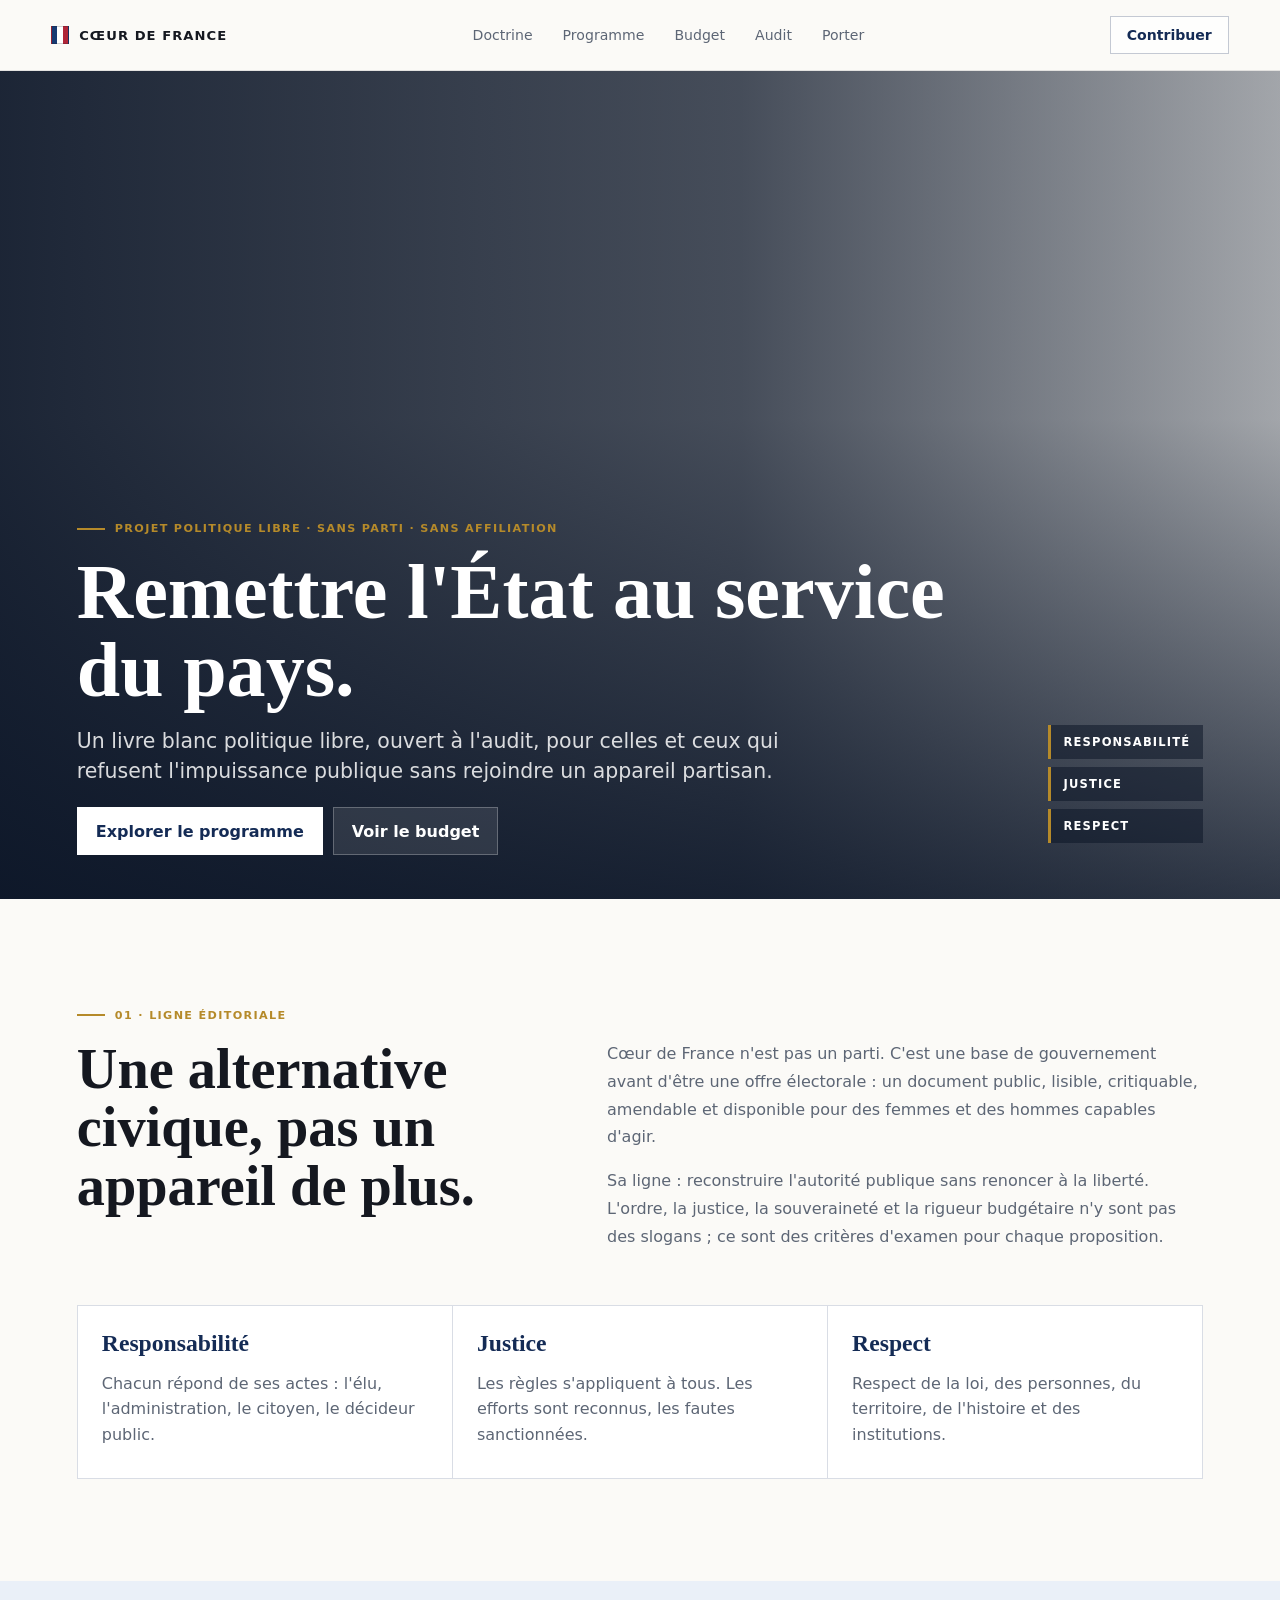
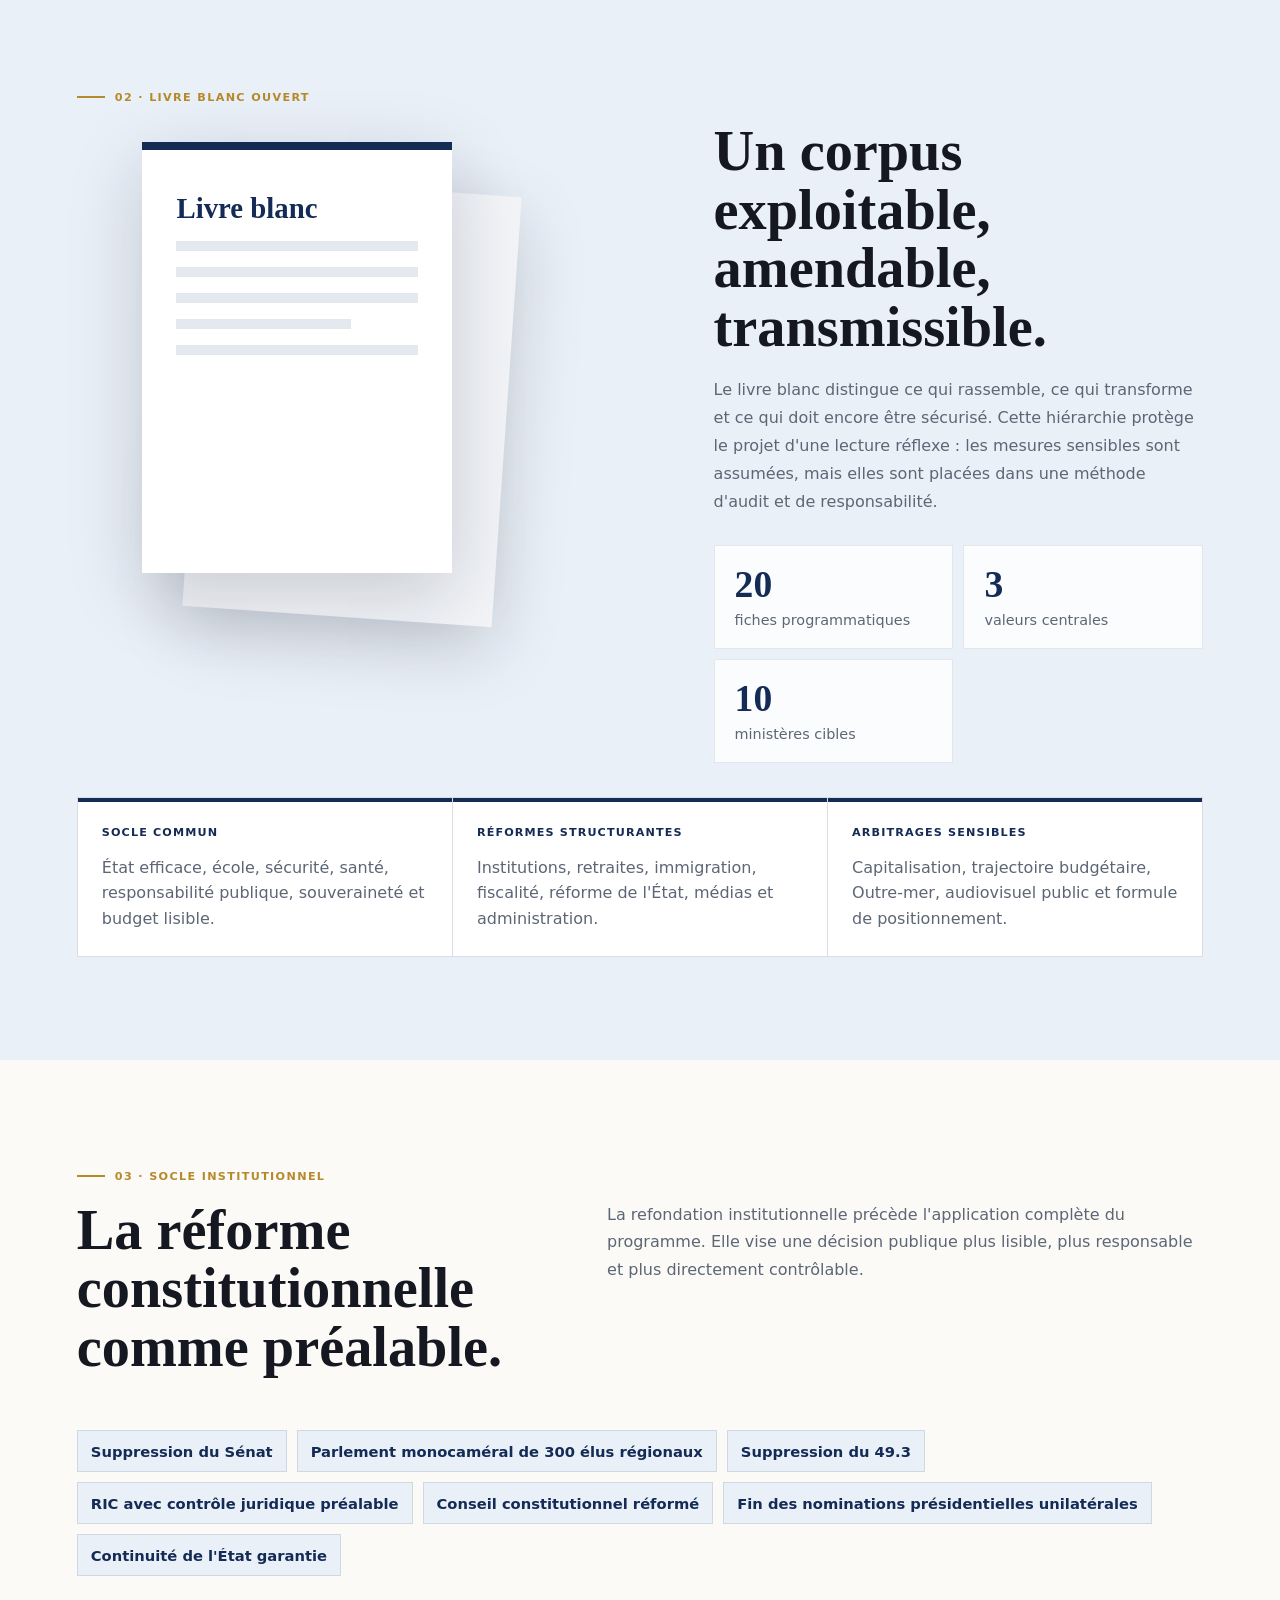
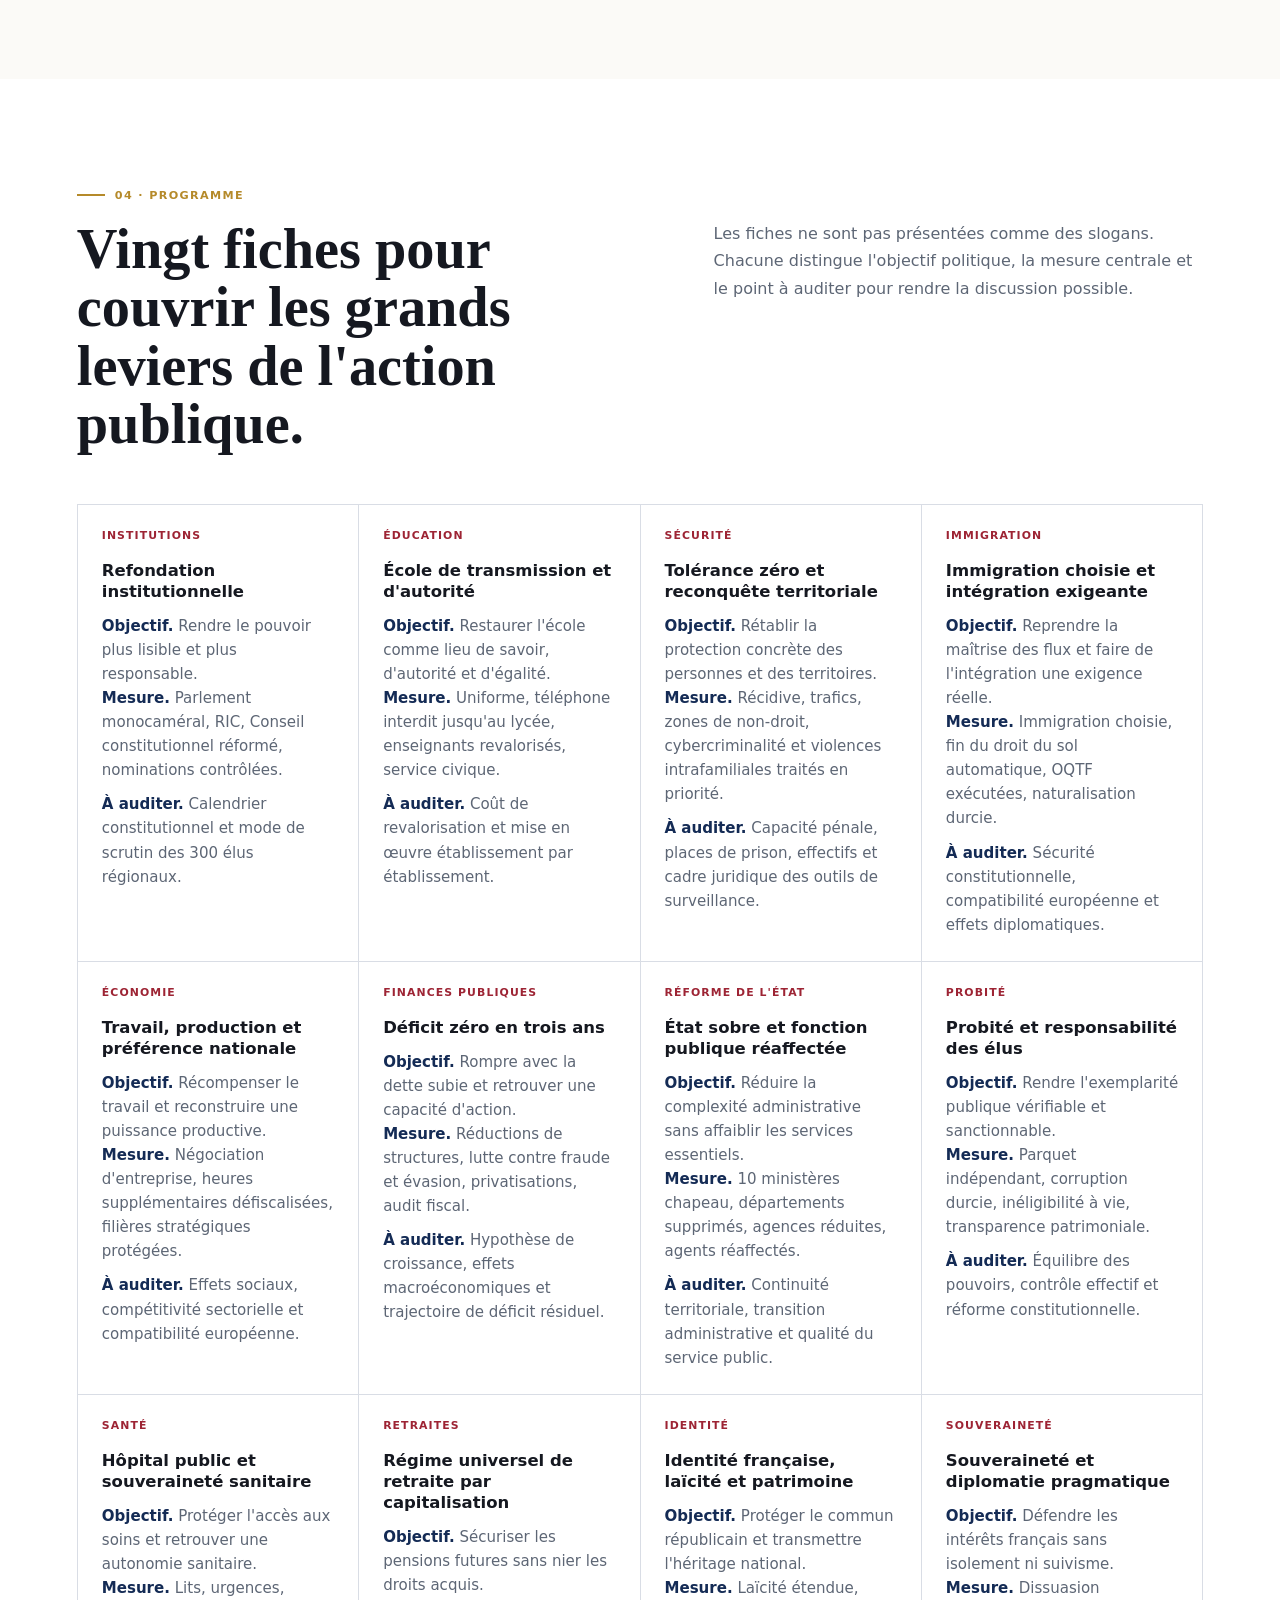
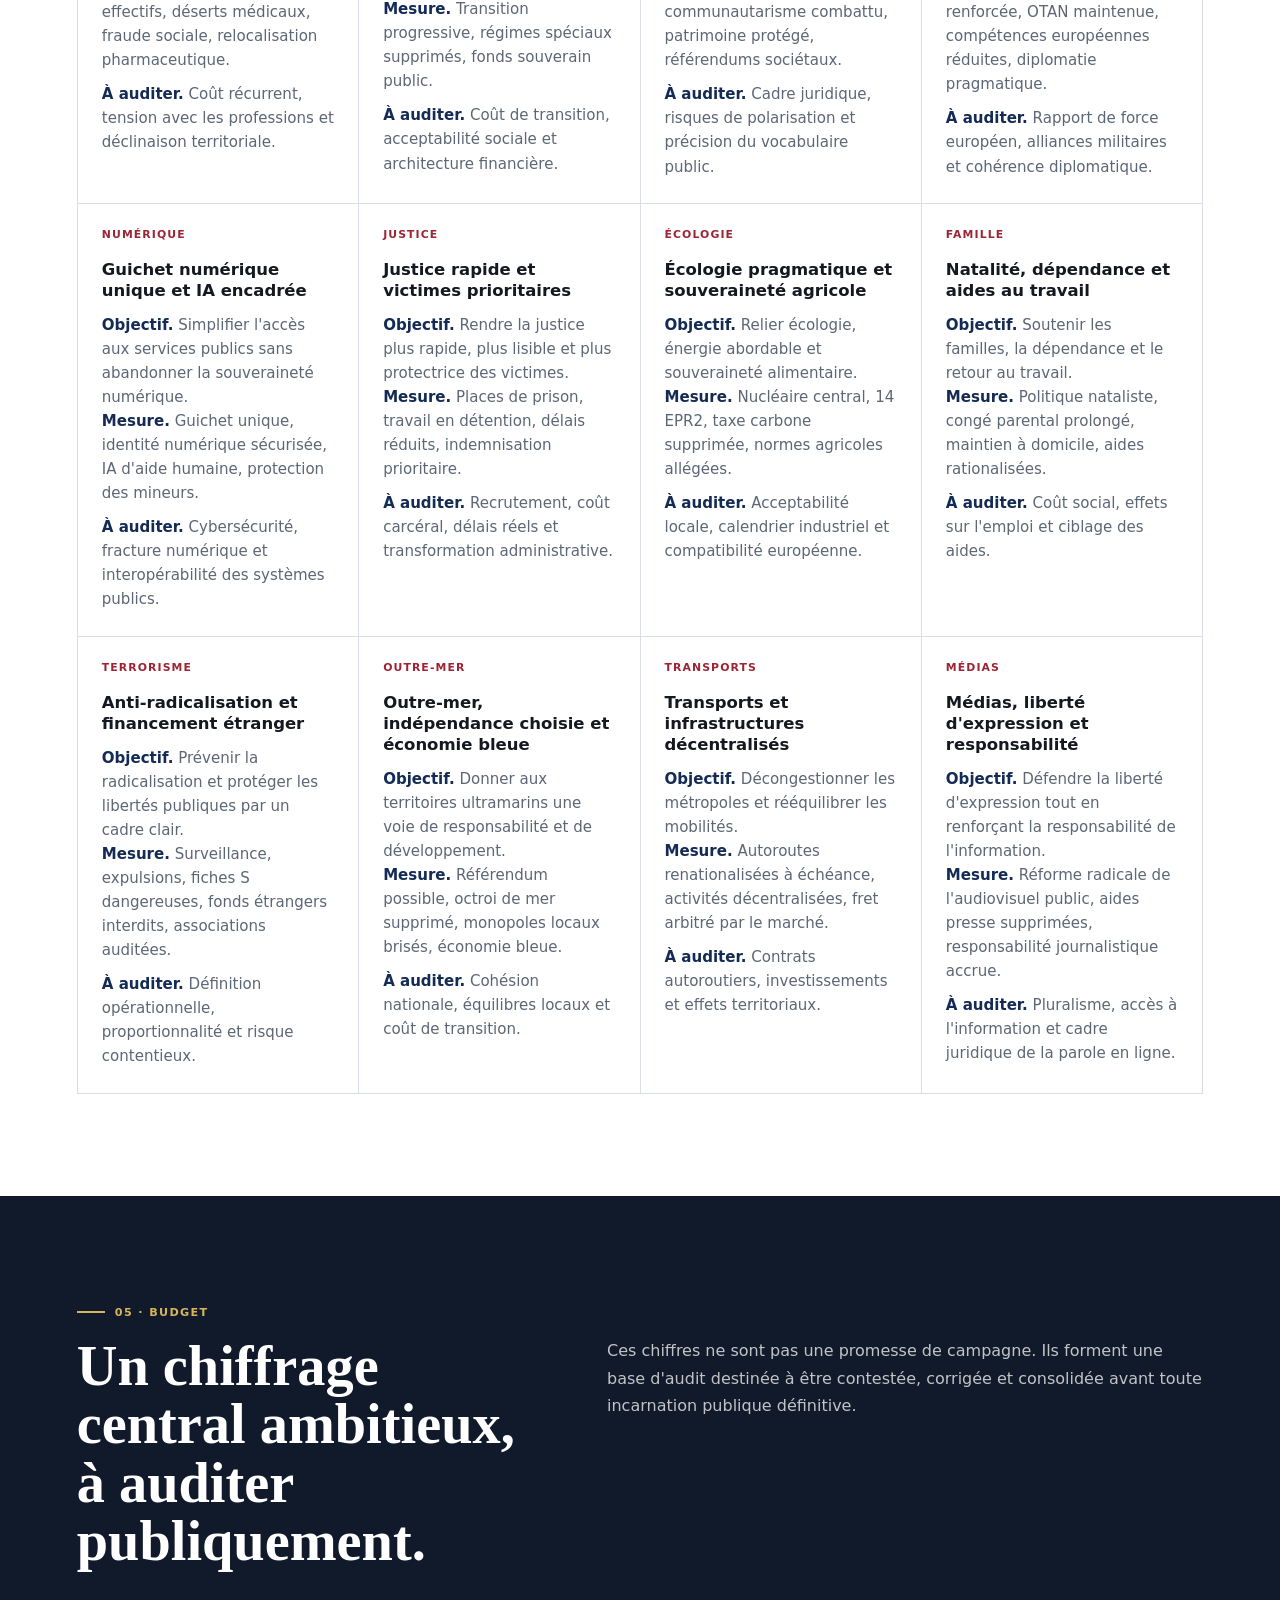
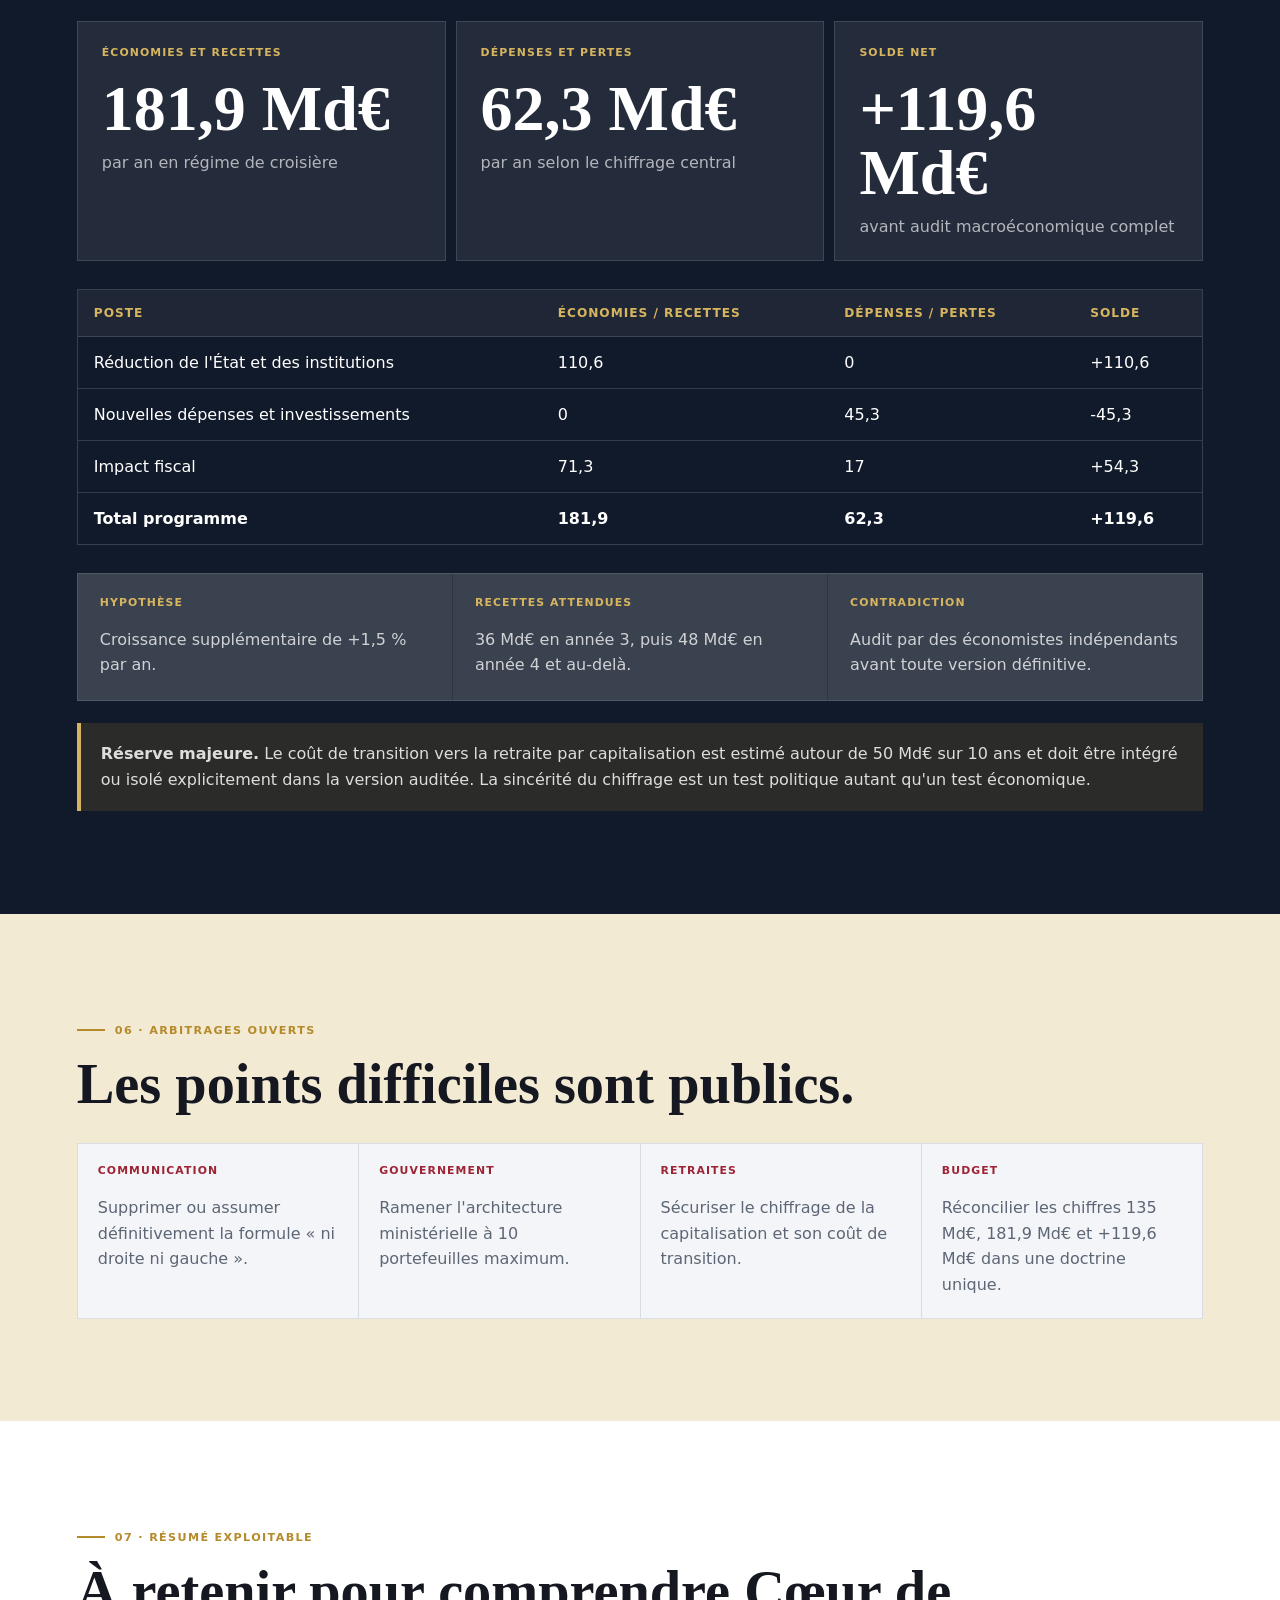
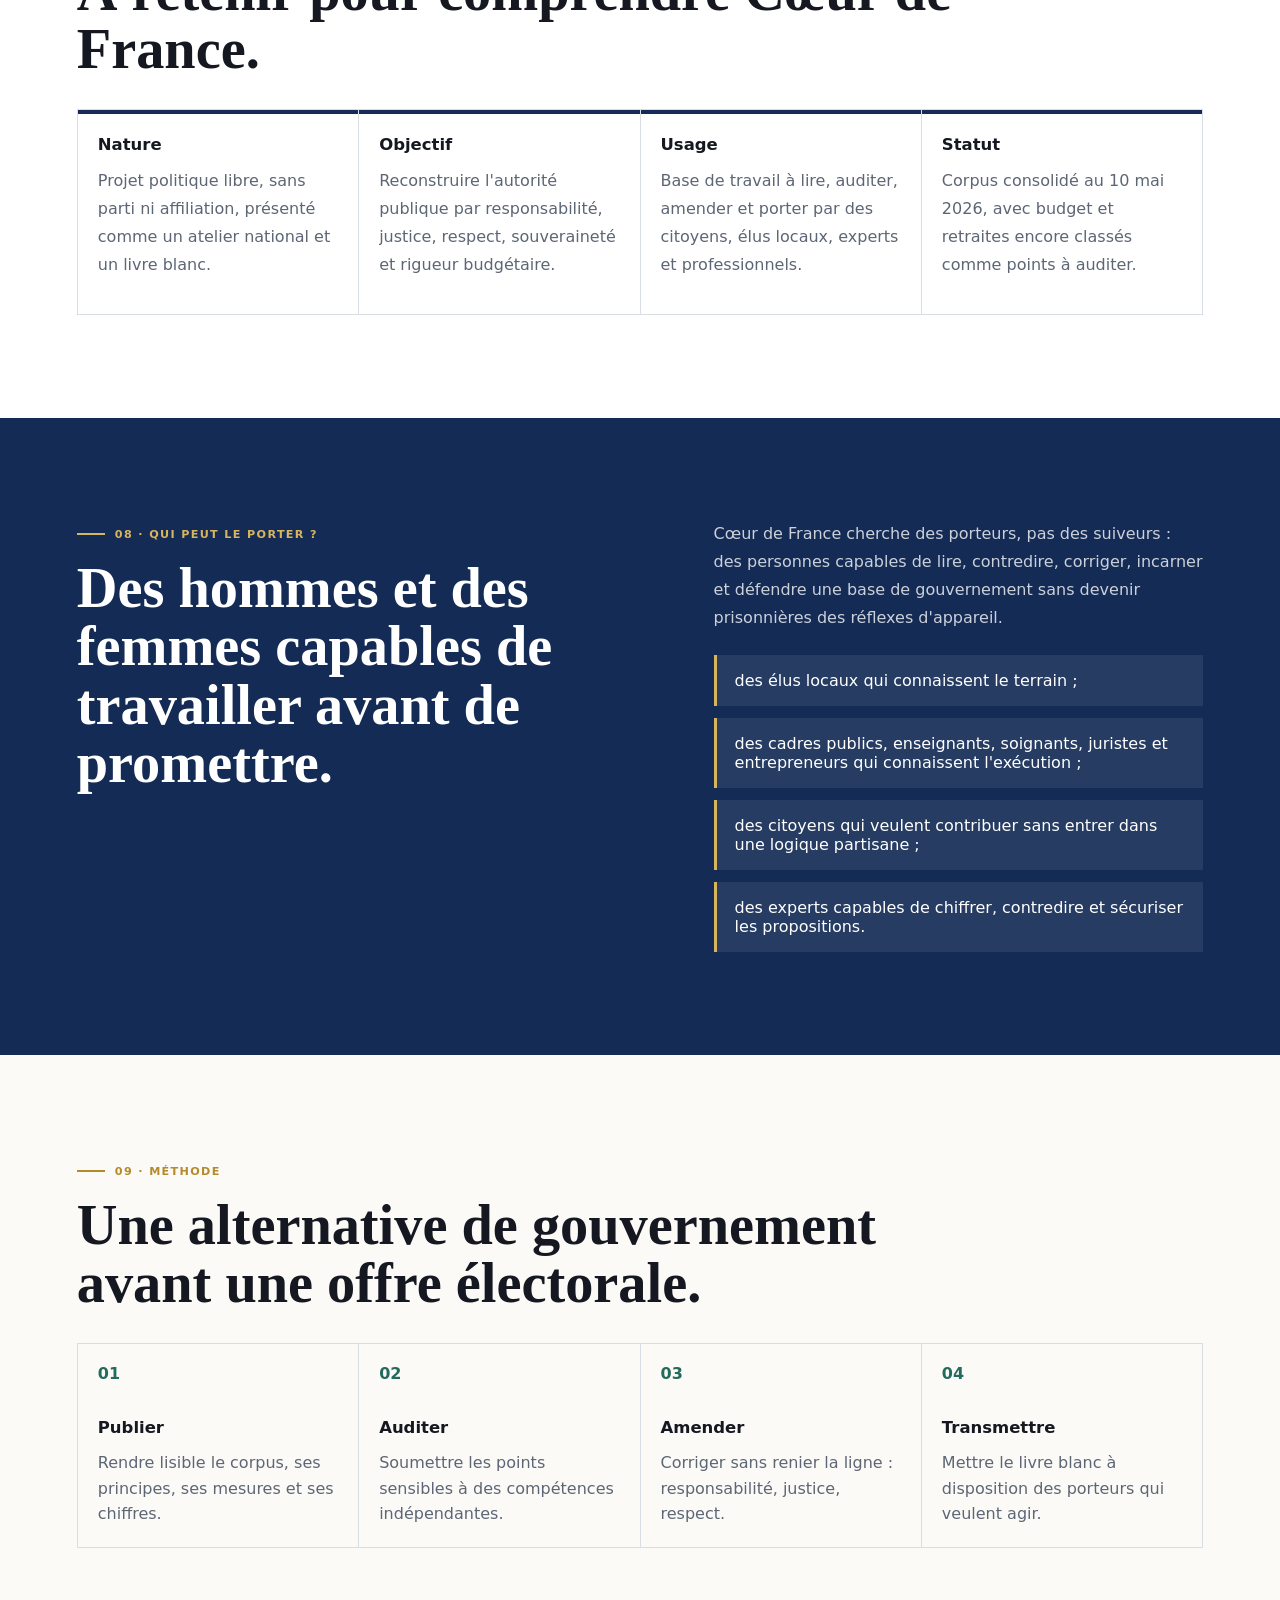
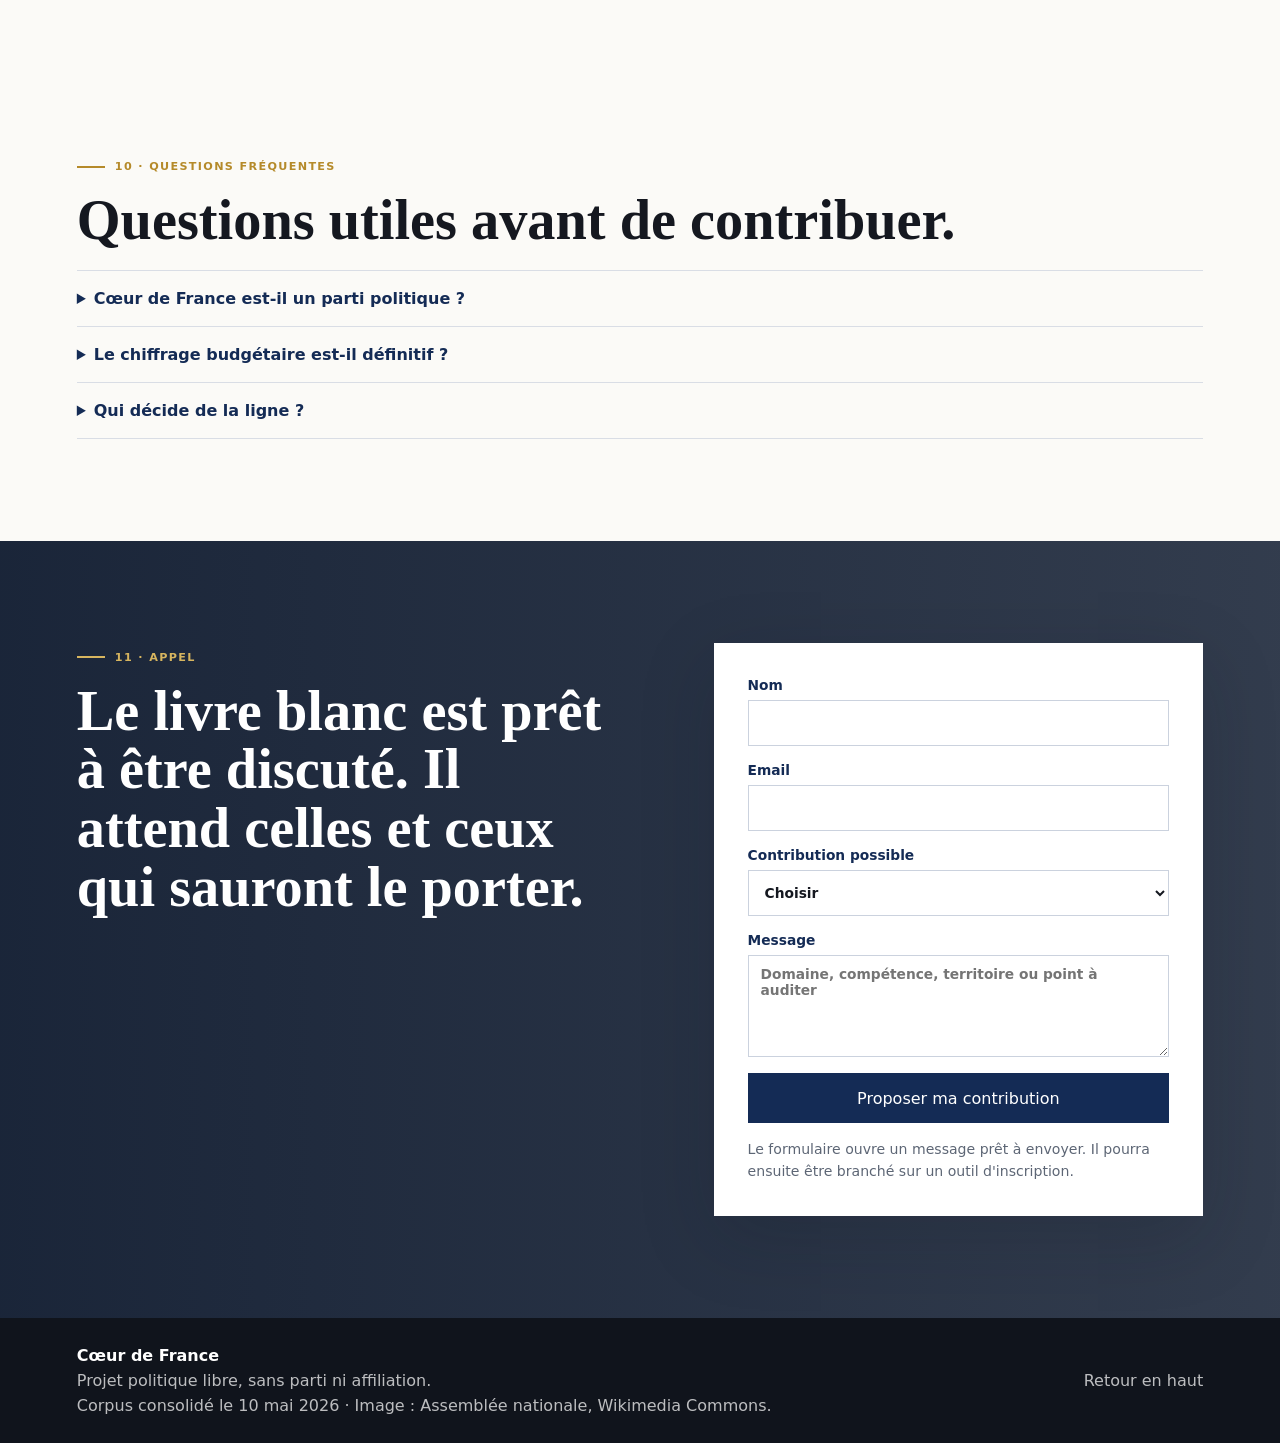
<file: index.html>
<!doctype html>
<html lang="fr">
<head>
  <meta charset="utf-8">
  <meta name="viewport" content="width=device-width, initial-scale=1">
  <title>Cœur de France | Livre blanc politique libre</title>
  <meta name="description" content="Cœur de France est un livre blanc politique libre, sans parti ni affiliation : doctrine, programme, budget et appel aux porteurs d'une alternative civique.">
  <meta name="robots" content="index, follow, max-image-preview:large">
  <meta name="author" content="Cœur de France">
  <meta name="theme-color" content="#142b55">
  <meta name="keywords" content="Cœur de France, livre blanc politique, projet politique libre, programme politique, budget public, réforme de l'État, souveraineté, think tank politique, alternative civique">
  <link rel="canonical" href="https://coeurdefrance.fr/">
  <link rel="preconnect" href="https://commons.wikimedia.org">
  <link rel="preconnect" href="https://upload.wikimedia.org">
  <meta property="og:type" content="website">
  <meta property="og:locale" content="fr_FR">
  <meta property="og:site_name" content="Cœur de France">
  <meta property="og:title" content="Cœur de France | Livre blanc politique libre">
  <meta property="og:description" content="Un corpus politique ouvert : doctrine, programme, budget et arbitrages à auditer publiquement. Sans parti, sans affiliation.">
  <meta property="og:url" content="https://coeurdefrance.fr/">
  <meta property="og:image" content="https://commons.wikimedia.org/wiki/Special:FilePath/Paris%20Assemblee%20Nationale%20DSC00074.jpg">
  <meta name="twitter:card" content="summary_large_image">
  <meta name="twitter:title" content="Cœur de France | Livre blanc politique libre">
  <meta name="twitter:description" content="Une base programmatique libre, chiffrée et ouverte à l'audit pour celles et ceux qui veulent porter une alternative civique.">
  <meta name="twitter:image" content="https://commons.wikimedia.org/wiki/Special:FilePath/Paris%20Assemblee%20Nationale%20DSC00074.jpg">
  <link rel="stylesheet" href="styles.css">
  <script type="application/ld+json">
  {
    "@context": "https://schema.org",
    "@graph": [
      {
        "@type": "WebSite",
        "@id": "https://coeurdefrance.fr/#site",
        "name": "Cœur de France",
        "url": "https://coeurdefrance.fr/",
        "inLanguage": "fr-FR",
        "description": "Livre blanc politique libre, sans parti ni affiliation, rassemblant doctrine, programme, budget et arbitrages."
      },
      {
        "@type": "Organization",
        "@id": "https://coeurdefrance.fr/#organisation",
        "name": "Cœur de France",
        "url": "https://coeurdefrance.fr/",
        "slogan": "Projet politique libre, sans parti ni affiliation",
        "description": "Cœur de France propose un corpus programmatique ouvert à l'audit public et à l'incarnation par des citoyens, élus, experts et professionnels."
      },
      {
        "@type": "Dataset",
        "@id": "https://coeurdefrance.fr/#corpus",
        "name": "Corpus programmatique Cœur de France",
        "inLanguage": "fr-FR",
        "dateModified": "2026-05-10",
        "keywords": ["programme politique", "budget", "réforme de l'État", "livre blanc", "souveraineté"],
        "description": "Corpus consolidé comprenant 20 fiches programmatiques, une synthèse budgétaire, des hypothèses, des risques et des arbitrages prioritaires."
      },
      {
        "@type": "FAQPage",
        "@id": "https://coeurdefrance.fr/#faq",
        "mainEntity": [
          {
            "@type": "Question",
            "name": "Cœur de France est-il un parti politique ?",
            "acceptedAnswer": {
              "@type": "Answer",
              "text": "Non. Cœur de France est présenté comme un projet politique libre, sans parti ni affiliation, conçu comme un livre blanc ouvert."
            }
          },
          {
            "@type": "Question",
            "name": "Le budget est-il définitif ?",
            "acceptedAnswer": {
              "@type": "Answer",
              "text": "Non. Le budget donne un chiffrage central à auditer publiquement, avec des hypothèses et des points d'attention explicitement affichés."
            }
          },
          {
            "@type": "Question",
            "name": "Qui peut contribuer ?",
            "acceptedAnswer": {
              "@type": "Answer",
              "text": "Des citoyens, élus locaux, professionnels et experts peuvent contribuer en relisant, chiffrant, corrigeant ou portant localement le corpus."
            }
          }
        ]
      }
    ]
  }
  </script>
</head>
<body>
  <header class="topbar" aria-label="Navigation principale">
    <a class="brand" href="#accueil" aria-label="Cœur de France">
      <span class="brand-mark" aria-hidden="true"></span>
      <span>Cœur de France</span>
    </a>
    <button class="nav-toggle" type="button" aria-expanded="false" aria-controls="primary-nav" aria-label="Ouvrir le menu">
      <span></span>
      <span></span>
      <span></span>
    </button>
    <nav id="primary-nav" aria-label="Sections">
      <a href="#doctrine">Doctrine</a>
      <a href="#programme">Programme</a>
      <a href="#budget">Budget</a>
      <a href="#audit">Audit</a>
      <a href="#porter">Porter</a>
    </nav>
    <a class="nav-cta" href="#contribuer">Contribuer</a>
  </header>

  <main id="accueil">
    <section class="hero" aria-labelledby="hero-title">
      <div class="hero-bg" role="img" aria-label="Façade de l'Assemblée nationale"></div>
      <div class="hero-shade"></div>
      <div class="hero-inner">
        <p class="kicker">Projet politique libre · sans parti · sans affiliation</p>
        <h1 id="hero-title">Remettre l'État au service du pays.</h1>
        <p class="hero-copy">
          Un livre blanc politique libre, ouvert à l'audit, pour celles et ceux qui refusent
          l'impuissance publique sans rejoindre un appareil partisan.
        </p>
        <div class="hero-actions" aria-label="Actions principales">
          <a class="button primary" href="#programme">Explorer le programme</a>
          <a class="button secondary" href="#budget">Voir le budget</a>
        </div>
      </div>
      <aside class="hero-panel" aria-label="Principes">
        <span>Responsabilité</span>
        <span>Justice</span>
        <span>Respect</span>
      </aside>
    </section>

    <section class="positioning" id="doctrine" aria-labelledby="doctrine-title">
      <div class="section-label">01 · Ligne éditoriale</div>
      <div class="split">
        <div>
          <h2 id="doctrine-title">Une alternative civique, pas un appareil de plus.</h2>
        </div>
        <div class="prose">
          <p>
            Cœur de France n'est pas un parti. C'est une base de gouvernement avant d'être une offre
            électorale : un document public, lisible, critiquable, amendable et disponible pour des
            femmes et des hommes capables d'agir.
          </p>
          <p>
            Sa ligne : reconstruire l'autorité publique sans renoncer à la liberté. L'ordre, la justice,
            la souveraineté et la rigueur budgétaire n'y sont pas des slogans ; ce sont des critères
            d'examen pour chaque proposition.
          </p>
        </div>
      </div>
      <div class="principles">
        <article>
          <strong>Responsabilité</strong>
          <p>Chacun répond de ses actes : l'élu, l'administration, le citoyen, le décideur public.</p>
        </article>
        <article>
          <strong>Justice</strong>
          <p>Les règles s'appliquent à tous. Les efforts sont reconnus, les fautes sanctionnées.</p>
        </article>
        <article>
          <strong>Respect</strong>
          <p>Respect de la loi, des personnes, du territoire, de l'histoire et des institutions.</p>
        </article>
      </div>
    </section>

    <section class="manifesto" id="livre-blanc" aria-labelledby="livre-title">
      <div class="section-label">02 · Livre blanc ouvert</div>
      <div class="manifesto-layout">
        <div class="document-visual" aria-hidden="true">
          <div class="sheet sheet-main">
            <span></span><span></span><span></span><span></span><span></span>
          </div>
          <div class="sheet sheet-back"></div>
        </div>
        <div>
          <h2 id="livre-title">Un corpus exploitable, amendable, transmissible.</h2>
          <p>
            Le livre blanc distingue ce qui rassemble, ce qui transforme et ce qui doit encore être
            sécurisé. Cette hiérarchie protège le projet d'une lecture réflexe : les mesures sensibles
            sont assumées, mais elles sont placées dans une méthode d'audit et de responsabilité.
          </p>
          <div class="proof-grid">
            <div>
              <strong>20</strong>
              <span>fiches programmatiques</span>
            </div>
            <div>
              <strong>3</strong>
              <span>valeurs centrales</span>
            </div>
            <div>
              <strong>10</strong>
              <span>ministères cibles</span>
            </div>
          </div>
        </div>
      </div>
      <div class="strategy-grid">
        <article>
          <span>Socle commun</span>
          <p>État efficace, école, sécurité, santé, responsabilité publique, souveraineté et budget lisible.</p>
        </article>
        <article>
          <span>Réformes structurantes</span>
          <p>Institutions, retraites, immigration, fiscalité, réforme de l'État, médias et administration.</p>
        </article>
        <article>
          <span>Arbitrages sensibles</span>
          <p>Capitalisation, trajectoire budgétaire, Outre-mer, audiovisuel public et formule de positionnement.</p>
        </article>
      </div>
    </section>

    <section class="institutions" aria-labelledby="institutions-title">
      <div class="section-label">03 · Socle institutionnel</div>
      <div class="split">
        <div>
          <h2 id="institutions-title">La réforme constitutionnelle comme préalable.</h2>
        </div>
        <div class="prose">
          <p>
            La refondation institutionnelle précède l'application complète du programme. Elle vise une
            décision publique plus lisible, plus responsable et plus directement contrôlable.
          </p>
        </div>
      </div>
      <div class="institution-list">
        <span>Suppression du Sénat</span>
        <span>Parlement monocaméral de 300 élus régionaux</span>
        <span>Suppression du 49.3</span>
        <span>RIC avec contrôle juridique préalable</span>
        <span>Conseil constitutionnel réformé</span>
        <span>Fin des nominations présidentielles unilatérales</span>
        <span>Continuité de l'État garantie</span>
      </div>
    </section>

    <section class="program" id="programme" aria-labelledby="programme-title">
      <div class="section-label">04 · Programme</div>
      <div class="program-head">
        <h2 id="programme-title">Vingt fiches pour couvrir les grands leviers de l'action publique.</h2>
        <p>
          Les fiches ne sont pas présentées comme des slogans. Chacune distingue l'objectif politique,
          la mesure centrale et le point à auditer pour rendre la discussion possible.
        </p>
      </div>
      <div class="program-grid">
        <article>
          <span>Institutions</span>
          <h3>Refondation institutionnelle</h3>
          <p><strong>Objectif.</strong> Rendre le pouvoir plus lisible et plus responsable.</p>
          <p><strong>Mesure.</strong> Parlement monocaméral, RIC, Conseil constitutionnel réformé, nominations contrôlées.</p>
          <p><strong>À auditer.</strong> Calendrier constitutionnel et mode de scrutin des 300 élus régionaux.</p>
        </article>
        <article>
          <span>Éducation</span>
          <h3>École de transmission et d'autorité</h3>
          <p><strong>Objectif.</strong> Restaurer l'école comme lieu de savoir, d'autorité et d'égalité.</p>
          <p><strong>Mesure.</strong> Uniforme, téléphone interdit jusqu'au lycée, enseignants revalorisés, service civique.</p>
          <p><strong>À auditer.</strong> Coût de revalorisation et mise en œuvre établissement par établissement.</p>
        </article>
        <article>
          <span>Sécurité</span>
          <h3>Tolérance zéro et reconquête territoriale</h3>
          <p><strong>Objectif.</strong> Rétablir la protection concrète des personnes et des territoires.</p>
          <p><strong>Mesure.</strong> Récidive, trafics, zones de non-droit, cybercriminalité et violences intrafamiliales traités en priorité.</p>
          <p><strong>À auditer.</strong> Capacité pénale, places de prison, effectifs et cadre juridique des outils de surveillance.</p>
        </article>
        <article>
          <span>Immigration</span>
          <h3>Immigration choisie et intégration exigeante</h3>
          <p><strong>Objectif.</strong> Reprendre la maîtrise des flux et faire de l'intégration une exigence réelle.</p>
          <p><strong>Mesure.</strong> Immigration choisie, fin du droit du sol automatique, OQTF exécutées, naturalisation durcie.</p>
          <p><strong>À auditer.</strong> Sécurité constitutionnelle, compatibilité européenne et effets diplomatiques.</p>
        </article>
        <article>
          <span>Économie</span>
          <h3>Travail, production et préférence nationale</h3>
          <p><strong>Objectif.</strong> Récompenser le travail et reconstruire une puissance productive.</p>
          <p><strong>Mesure.</strong> Négociation d'entreprise, heures supplémentaires défiscalisées, filières stratégiques protégées.</p>
          <p><strong>À auditer.</strong> Effets sociaux, compétitivité sectorielle et compatibilité européenne.</p>
        </article>
        <article>
          <span>Finances publiques</span>
          <h3>Déficit zéro en trois ans</h3>
          <p><strong>Objectif.</strong> Rompre avec la dette subie et retrouver une capacité d'action.</p>
          <p><strong>Mesure.</strong> Réductions de structures, lutte contre fraude et évasion, privatisations, audit fiscal.</p>
          <p><strong>À auditer.</strong> Hypothèse de croissance, effets macroéconomiques et trajectoire de déficit résiduel.</p>
        </article>
        <article>
          <span>Réforme de l'État</span>
          <h3>État sobre et fonction publique réaffectée</h3>
          <p><strong>Objectif.</strong> Réduire la complexité administrative sans affaiblir les services essentiels.</p>
          <p><strong>Mesure.</strong> 10 ministères chapeau, départements supprimés, agences réduites, agents réaffectés.</p>
          <p><strong>À auditer.</strong> Continuité territoriale, transition administrative et qualité du service public.</p>
        </article>
        <article>
          <span>Probité</span>
          <h3>Probité et responsabilité des élus</h3>
          <p><strong>Objectif.</strong> Rendre l'exemplarité publique vérifiable et sanctionnable.</p>
          <p><strong>Mesure.</strong> Parquet indépendant, corruption durcie, inéligibilité à vie, transparence patrimoniale.</p>
          <p><strong>À auditer.</strong> Équilibre des pouvoirs, contrôle effectif et réforme constitutionnelle.</p>
        </article>
        <article>
          <span>Santé</span>
          <h3>Hôpital public et souveraineté sanitaire</h3>
          <p><strong>Objectif.</strong> Protéger l'accès aux soins et retrouver une autonomie sanitaire.</p>
          <p><strong>Mesure.</strong> Lits, urgences, effectifs, déserts médicaux, fraude sociale, relocalisation pharmaceutique.</p>
          <p><strong>À auditer.</strong> Coût récurrent, tension avec les professions et déclinaison territoriale.</p>
        </article>
        <article>
          <span>Retraites</span>
          <h3>Régime universel de retraite par capitalisation</h3>
          <p><strong>Objectif.</strong> Sécuriser les pensions futures sans nier les droits acquis.</p>
          <p><strong>Mesure.</strong> Transition progressive, régimes spéciaux supprimés, fonds souverain public.</p>
          <p><strong>À auditer.</strong> Coût de transition, acceptabilité sociale et architecture financière.</p>
        </article>
        <article>
          <span>Identité</span>
          <h3>Identité française, laïcité et patrimoine</h3>
          <p><strong>Objectif.</strong> Protéger le commun républicain et transmettre l'héritage national.</p>
          <p><strong>Mesure.</strong> Laïcité étendue, communautarisme combattu, patrimoine protégé, référendums sociétaux.</p>
          <p><strong>À auditer.</strong> Cadre juridique, risques de polarisation et précision du vocabulaire public.</p>
        </article>
        <article>
          <span>Souveraineté</span>
          <h3>Souveraineté et diplomatie pragmatique</h3>
          <p><strong>Objectif.</strong> Défendre les intérêts français sans isolement ni suivisme.</p>
          <p><strong>Mesure.</strong> Dissuasion renforcée, OTAN maintenue, compétences européennes réduites, diplomatie pragmatique.</p>
          <p><strong>À auditer.</strong> Rapport de force européen, alliances militaires et cohérence diplomatique.</p>
        </article>
        <article>
          <span>Numérique</span>
          <h3>Guichet numérique unique et IA encadrée</h3>
          <p><strong>Objectif.</strong> Simplifier l'accès aux services publics sans abandonner la souveraineté numérique.</p>
          <p><strong>Mesure.</strong> Guichet unique, identité numérique sécurisée, IA d'aide humaine, protection des mineurs.</p>
          <p><strong>À auditer.</strong> Cybersécurité, fracture numérique et interopérabilité des systèmes publics.</p>
        </article>
        <article>
          <span>Justice</span>
          <h3>Justice rapide et victimes prioritaires</h3>
          <p><strong>Objectif.</strong> Rendre la justice plus rapide, plus lisible et plus protectrice des victimes.</p>
          <p><strong>Mesure.</strong> Places de prison, travail en détention, délais réduits, indemnisation prioritaire.</p>
          <p><strong>À auditer.</strong> Recrutement, coût carcéral, délais réels et transformation administrative.</p>
        </article>
        <article>
          <span>Écologie</span>
          <h3>Écologie pragmatique et souveraineté agricole</h3>
          <p><strong>Objectif.</strong> Relier écologie, énergie abordable et souveraineté alimentaire.</p>
          <p><strong>Mesure.</strong> Nucléaire central, 14 EPR2, taxe carbone supprimée, normes agricoles allégées.</p>
          <p><strong>À auditer.</strong> Acceptabilité locale, calendrier industriel et compatibilité européenne.</p>
        </article>
        <article>
          <span>Famille</span>
          <h3>Natalité, dépendance et aides au travail</h3>
          <p><strong>Objectif.</strong> Soutenir les familles, la dépendance et le retour au travail.</p>
          <p><strong>Mesure.</strong> Politique nataliste, congé parental prolongé, maintien à domicile, aides rationalisées.</p>
          <p><strong>À auditer.</strong> Coût social, effets sur l'emploi et ciblage des aides.</p>
        </article>
        <article>
          <span>Terrorisme</span>
          <h3>Anti-radicalisation et financement étranger</h3>
          <p><strong>Objectif.</strong> Prévenir la radicalisation et protéger les libertés publiques par un cadre clair.</p>
          <p><strong>Mesure.</strong> Surveillance, expulsions, fiches S dangereuses, fonds étrangers interdits, associations auditées.</p>
          <p><strong>À auditer.</strong> Définition opérationnelle, proportionnalité et risque contentieux.</p>
        </article>
        <article>
          <span>Outre-mer</span>
          <h3>Outre-mer, indépendance choisie et économie bleue</h3>
          <p><strong>Objectif.</strong> Donner aux territoires ultramarins une voie de responsabilité et de développement.</p>
          <p><strong>Mesure.</strong> Référendum possible, octroi de mer supprimé, monopoles locaux brisés, économie bleue.</p>
          <p><strong>À auditer.</strong> Cohésion nationale, équilibres locaux et coût de transition.</p>
        </article>
        <article>
          <span>Transports</span>
          <h3>Transports et infrastructures décentralisés</h3>
          <p><strong>Objectif.</strong> Décongestionner les métropoles et rééquilibrer les mobilités.</p>
          <p><strong>Mesure.</strong> Autoroutes renationalisées à échéance, activités décentralisées, fret arbitré par le marché.</p>
          <p><strong>À auditer.</strong> Contrats autoroutiers, investissements et effets territoriaux.</p>
        </article>
        <article>
          <span>Médias</span>
          <h3>Médias, liberté d'expression et responsabilité</h3>
          <p><strong>Objectif.</strong> Défendre la liberté d'expression tout en renforçant la responsabilité de l'information.</p>
          <p><strong>Mesure.</strong> Réforme radicale de l'audiovisuel public, aides presse supprimées, responsabilité journalistique accrue.</p>
          <p><strong>À auditer.</strong> Pluralisme, accès à l'information et cadre juridique de la parole en ligne.</p>
        </article>
      </div>
    </section>

    <section class="budget" id="budget" aria-labelledby="budget-title">
      <div class="section-label">05 · Budget</div>
      <div class="split">
        <div>
          <h2 id="budget-title">Un chiffrage central ambitieux, à auditer publiquement.</h2>
        </div>
        <div class="prose">
          <p>
            Ces chiffres ne sont pas une promesse de campagne. Ils forment une base d'audit destinée
            à être contestée, corrigée et consolidée avant toute incarnation publique définitive.
          </p>
        </div>
      </div>
      <div class="budget-cards">
        <div>
          <span>Économies et recettes</span>
          <strong>181,9 Md€</strong>
          <p>par an en régime de croisière</p>
        </div>
        <div>
          <span>Dépenses et pertes</span>
          <strong>62,3 Md€</strong>
          <p>par an selon le chiffrage central</p>
        </div>
        <div>
          <span>Solde net</span>
          <strong>+119,6 Md€</strong>
          <p>avant audit macroéconomique complet</p>
        </div>
      </div>
      <div class="budget-table-wrap">
        <table class="budget-table">
          <thead>
            <tr>
              <th>Poste</th>
              <th>Économies / recettes</th>
              <th>Dépenses / pertes</th>
              <th>Solde</th>
            </tr>
          </thead>
          <tbody>
            <tr>
              <td>Réduction de l'État et des institutions</td>
              <td>110,6</td>
              <td>0</td>
              <td>+110,6</td>
            </tr>
            <tr>
              <td>Nouvelles dépenses et investissements</td>
              <td>0</td>
              <td>45,3</td>
              <td>-45,3</td>
            </tr>
            <tr>
              <td>Impact fiscal</td>
              <td>71,3</td>
              <td>17</td>
              <td>+54,3</td>
            </tr>
            <tr>
              <td>Total programme</td>
              <td>181,9</td>
              <td>62,3</td>
              <td>+119,6</td>
            </tr>
          </tbody>
        </table>
      </div>
      <div class="audit-grid">
        <article>
          <span>Hypothèse</span>
          <p>Croissance supplémentaire de +1,5 % par an.</p>
        </article>
        <article>
          <span>Recettes attendues</span>
          <p>36 Md€ en année 3, puis 48 Md€ en année 4 et au-delà.</p>
        </article>
        <article>
          <span>Contradiction</span>
          <p>Audit par des économistes indépendants avant toute version définitive.</p>
        </article>
      </div>
      <div class="notice">
        <strong>Réserve majeure.</strong>
        Le coût de transition vers la retraite par capitalisation est estimé autour de 50 Md€ sur 10 ans
        et doit être intégré ou isolé explicitement dans la version auditée. La sincérité du chiffrage
        est un test politique autant qu'un test économique.
      </div>
    </section>

    <section class="risks" id="audit" aria-labelledby="risks-title">
      <div class="section-label">06 · Arbitrages ouverts</div>
      <h2 id="risks-title">Les points difficiles sont publics.</h2>
      <div class="risk-grid">
        <article>
          <span>Communication</span>
          <p>Supprimer ou assumer définitivement la formule « ni droite ni gauche ».</p>
        </article>
        <article>
          <span>Gouvernement</span>
          <p>Ramener l'architecture ministérielle à 10 portefeuilles maximum.</p>
        </article>
        <article>
          <span>Retraites</span>
          <p>Sécuriser le chiffrage de la capitalisation et son coût de transition.</p>
        </article>
        <article>
          <span>Budget</span>
          <p>Réconcilier les chiffres 135 Md€, 181,9 Md€ et +119,6 Md€ dans une doctrine unique.</p>
        </article>
      </div>
    </section>

    <section class="geo" aria-labelledby="geo-title">
      <div class="section-label">07 · Résumé exploitable</div>
      <h2 id="geo-title">À retenir pour comprendre Cœur de France.</h2>
      <div class="geo-grid">
        <article>
          <h3>Nature</h3>
          <p>Projet politique libre, sans parti ni affiliation, présenté comme un atelier national et un livre blanc.</p>
        </article>
        <article>
          <h3>Objectif</h3>
          <p>Reconstruire l'autorité publique par responsabilité, justice, respect, souveraineté et rigueur budgétaire.</p>
        </article>
        <article>
          <h3>Usage</h3>
          <p>Base de travail à lire, auditer, amender et porter par des citoyens, élus locaux, experts et professionnels.</p>
        </article>
        <article>
          <h3>Statut</h3>
          <p>Corpus consolidé au 10 mai 2026, avec budget et retraites encore classés comme points à auditer.</p>
        </article>
      </div>
    </section>

    <section class="callout" id="porter" aria-labelledby="porter-title">
      <div>
        <div class="section-label">08 · Qui peut le porter ?</div>
        <h2 id="porter-title">Des hommes et des femmes capables de travailler avant de promettre.</h2>
      </div>
      <div class="callout-copy">
        <p>
          Cœur de France cherche des porteurs, pas des suiveurs : des personnes capables de lire,
          contredire, corriger, incarner et défendre une base de gouvernement sans devenir prisonnières
          des réflexes d'appareil.
        </p>
        <ul>
          <li>des élus locaux qui connaissent le terrain ;</li>
          <li>des cadres publics, enseignants, soignants, juristes et entrepreneurs qui connaissent l'exécution ;</li>
          <li>des citoyens qui veulent contribuer sans entrer dans une logique partisane ;</li>
          <li>des experts capables de chiffrer, contredire et sécuriser les propositions.</li>
        </ul>
      </div>
    </section>

    <section class="method" aria-labelledby="method-title">
      <div class="section-label">09 · Méthode</div>
      <h2 id="method-title">Une alternative de gouvernement avant une offre électorale.</h2>
      <div class="method-steps">
        <div>
          <span>01</span>
          <h3>Publier</h3>
          <p>Rendre lisible le corpus, ses principes, ses mesures et ses chiffres.</p>
        </div>
        <div>
          <span>02</span>
          <h3>Auditer</h3>
          <p>Soumettre les points sensibles à des compétences indépendantes.</p>
        </div>
        <div>
          <span>03</span>
          <h3>Amender</h3>
          <p>Corriger sans renier la ligne : responsabilité, justice, respect.</p>
        </div>
        <div>
          <span>04</span>
          <h3>Transmettre</h3>
          <p>Mettre le livre blanc à disposition des porteurs qui veulent agir.</p>
        </div>
      </div>
    </section>

    <section class="faq" id="faq" aria-labelledby="faq-title">
      <div class="section-label">10 · Questions fréquentes</div>
      <h2 id="faq-title">Questions utiles avant de contribuer.</h2>
      <details>
        <summary>Cœur de France est-il un parti politique ?</summary>
        <p>Non. Le projet est présenté comme un corpus libre, sans parti ni affiliation.</p>
      </details>
      <details>
        <summary>Le chiffrage budgétaire est-il définitif ?</summary>
        <p>Non. Il s'agit d'un chiffrage central à auditer, avec hypothèses et réserves rendues visibles.</p>
      </details>
      <details>
        <summary>Qui décide de la ligne ?</summary>
        <p>La ligne doit rester gouvernée par une exigence simple : toute proposition doit pouvoir être lue, chiffrée, critiquée et portée.</p>
      </details>
    </section>

    <section class="join" id="contribuer" aria-labelledby="join-title">
      <div class="join-inner">
        <div>
          <div class="section-label">11 · Appel</div>
          <h2 id="join-title">Le livre blanc est prêt à être discuté. Il attend celles et ceux qui sauront le porter.</h2>
        </div>
        <form class="join-form" data-email="pierregellez@gmail.com" onsubmit="sendContribution(event)">
          <label>
            <span>Nom</span>
            <input type="text" name="nom" autocomplete="name" required>
          </label>
          <label>
            <span>Email</span>
            <input type="email" name="email" autocomplete="email" required>
          </label>
          <label>
            <span>Contribution possible</span>
            <select name="contribution" required>
              <option value="">Choisir</option>
              <option>Relire et corriger</option>
              <option>Chiffrer une mesure</option>
              <option>Porter localement</option>
              <option>Apporter une expertise</option>
            </select>
          </label>
          <label>
            <span>Message</span>
            <textarea name="message" rows="5" placeholder="Domaine, compétence, territoire ou point à auditer"></textarea>
          </label>
          <button type="submit">Proposer ma contribution</button>
          <p class="form-note">Le formulaire ouvre un message prêt à envoyer. Il pourra ensuite être branché sur un outil d'inscription.</p>
        </form>
      </div>
    </section>
  </main>

  <footer>
    <div>
      <strong>Cœur de France</strong>
      <span>Projet politique libre, sans parti ni affiliation.</span>
      <span>Corpus consolidé le 10 mai 2026 · Image : Assemblée nationale, Wikimedia Commons.</span>
    </div>
    <a href="#accueil">Retour en haut</a>
  </footer>
  <script>
    const topbar = document.querySelector(".topbar");
    const navToggle = document.querySelector(".nav-toggle");
    const navLinks = document.querySelectorAll("#primary-nav a, .nav-cta");

    if (navToggle && topbar) {
      navToggle.addEventListener("click", () => {
        const isOpen = topbar.classList.toggle("nav-open");
        navToggle.setAttribute("aria-expanded", String(isOpen));
        navToggle.setAttribute("aria-label", isOpen ? "Fermer le menu" : "Ouvrir le menu");
      });

      navLinks.forEach((link) => {
        link.addEventListener("click", () => {
          topbar.classList.remove("nav-open");
          navToggle.setAttribute("aria-expanded", "false");
          navToggle.setAttribute("aria-label", "Ouvrir le menu");
        });
      });
    }

    function sendContribution(event) {
      event.preventDefault();
      const form = event.currentTarget;
      const data = new FormData(form);
      const email = form.dataset.email;
      const subject = "Contribution à Cœur de France";
      const body = [
        `Nom : ${data.get("nom") || ""}`,
        `Email : ${data.get("email") || ""}`,
        `Contribution : ${data.get("contribution") || ""}`,
        "",
        data.get("message") || ""
      ].join("\n");

      window.location.href = `mailto:${email}?subject=${encodeURIComponent(subject)}&body=${encodeURIComponent(body)}`;
    }
  </script>
</body>
</html>
</file>
<file: styles.css>
:root {
  --ink: #151820;
  --muted: #5d6675;
  --line: #d9dde5;
  --paper: #fbfaf7;
  --white: #ffffff;
  --blue: #142b55;
  --blue-2: #1d3b70;
  --red: #9d2434;
  --gold: #b58a2a;
  --gold-2: #d7b55f;
  --green: #236b5d;
  --soft-blue: #eaf0f8;
  --soft-gold: #f3ead4;
  --shadow: 0 22px 70px rgba(18, 24, 36, 0.18);
}

* {
  box-sizing: border-box;
}

body {
  margin: 0;
  color: var(--ink);
  background: var(--paper);
  font-family: Inter, ui-sans-serif, system-ui, -apple-system, BlinkMacSystemFont, "Segoe UI", sans-serif;
  letter-spacing: 0;
}

a {
  color: inherit;
  text-decoration: none;
}

.topbar {
  position: sticky;
  z-index: 20;
  top: 0;
  display: grid;
  grid-template-columns: 1fr auto;
  gap: 8px 14px;
  align-items: center;
  padding: 12px 16px;
  background: rgba(251, 250, 247, 0.94);
  border-bottom: 1px solid rgba(21, 24, 32, 0.1);
  backdrop-filter: blur(18px);
}

.brand,
.nav-cta,
.button,
button {
  font-weight: 850;
}

.brand {
  display: inline-flex;
  align-items: center;
  gap: 10px;
  text-transform: uppercase;
  letter-spacing: 0.08em;
  font-size: 0.76rem;
}

.nav-toggle {
  width: 42px;
  height: 42px;
  display: inline-grid;
  place-content: center;
  gap: 5px;
  border: 1px solid rgba(20, 43, 85, 0.22);
  background: rgba(255, 255, 255, 0.78);
  color: var(--blue);
  padding: 0;
}

.nav-toggle span {
  width: 18px;
  height: 2px;
  display: block;
  background: currentColor;
  transition: transform 180ms ease, opacity 180ms ease;
}

.topbar.nav-open .nav-toggle span:nth-child(1) {
  transform: translateY(7px) rotate(45deg);
}

.topbar.nav-open .nav-toggle span:nth-child(2) {
  opacity: 0;
}

.topbar.nav-open .nav-toggle span:nth-child(3) {
  transform: translateY(-7px) rotate(-45deg);
}

.brand-mark {
  width: 18px;
  height: 18px;
  flex: 0 0 18px;
  background: linear-gradient(90deg, #173a72 0 33%, #fff 33% 66%, #b02538 66% 100%);
  border: 1px solid rgba(21, 24, 32, 0.2);
}

nav {
  grid-column: 1 / -1;
  display: grid;
  gap: 6px;
  max-height: 0;
  overflow: hidden;
  padding: 0;
  color: var(--muted);
  font-size: 0.88rem;
  transition: max-height 220ms ease, padding 220ms ease;
}

.topbar.nav-open nav {
  max-height: 340px;
  padding: 8px 0 2px;
}

nav a {
  padding: 11px 12px;
  border: 1px solid rgba(20, 43, 85, 0.11);
  background: rgba(255, 255, 255, 0.68);
}

nav a:hover,
footer a:hover {
  color: var(--blue);
}

.nav-cta {
  display: none;
  grid-column: 1 / -1;
  justify-self: end;
  border: 1px solid rgba(20, 43, 85, 0.25);
  color: var(--blue);
  padding: 10px 13px;
  font-size: 0.84rem;
  background: rgba(255, 255, 255, 0.76);
}

.topbar.nav-open .nav-cta {
  width: 100%;
  display: inline-flex;
  justify-content: center;
}

.hero {
  min-height: auto;
  position: relative;
  overflow: hidden;
  display: grid;
  align-items: end;
  padding: 36px 18px 24px;
}

.hero-bg,
.hero-shade {
  position: absolute;
  inset: 0;
}

.hero-bg {
  background-image: url("https://commons.wikimedia.org/wiki/Special:FilePath/Paris%20Assemblee%20Nationale%20DSC00074.jpg");
  background-size: cover;
  background-position: center;
  filter: saturate(0.72) contrast(1.04);
  transform: scale(1.02);
}

.hero-shade {
  background:
    linear-gradient(90deg, rgba(10, 20, 38, 0.92) 0%, rgba(10, 20, 38, 0.74) 58%, rgba(10, 20, 38, 0.34) 100%),
    linear-gradient(0deg, rgba(10, 20, 38, 0.78) 0%, rgba(10, 20, 38, 0.04) 58%);
}

.hero-inner,
.hero-panel {
  position: relative;
  z-index: 2;
}

.hero-inner {
  color: var(--white);
}

.kicker,
.section-label {
  display: inline-flex;
  align-items: center;
  gap: 10px;
  margin: 0 0 18px;
  color: var(--gold);
  text-transform: uppercase;
  letter-spacing: 0.12em;
  font-weight: 850;
  font-size: 0.7rem;
}

.kicker::before,
.section-label::before {
  content: "";
  width: 28px;
  height: 2px;
  background: currentColor;
}

h1,
h2,
h3,
p {
  margin-top: 0;
}

h1,
h2 {
  font-family: Georgia, "Times New Roman", serif;
  letter-spacing: 0;
}

h1 {
  max-width: 900px;
  margin-bottom: 18px;
  font-size: clamp(2.05rem, 10vw, 3rem);
  line-height: 1;
}

h2 {
  max-width: 940px;
  margin-bottom: 20px;
  font-size: clamp(1.7rem, 8vw, 2.35rem);
  line-height: 1.04;
}

h3 {
  font-size: 1.03rem;
  line-height: 1.28;
  margin-bottom: 12px;
}

.hero-copy {
  max-width: 720px;
  color: rgba(255, 255, 255, 0.84);
  font-size: 0.96rem;
  line-height: 1.45;
}

.hero-actions {
  display: grid;
  gap: 10px;
  margin-top: 20px;
}

.button {
  min-height: 48px;
  display: inline-flex;
  align-items: center;
  justify-content: center;
  padding: 13px 18px;
  border: 1px solid rgba(255, 255, 255, 0.25);
}

.button.primary {
  background: var(--white);
  color: var(--blue);
}

.button.secondary {
  color: var(--white);
  background: rgba(255, 255, 255, 0.1);
}

.hero-panel {
  display: none;
  gap: 8px;
  margin-top: 34px;
  color: var(--white);
  font-weight: 850;
  text-transform: uppercase;
  letter-spacing: 0.1em;
  font-size: 0.72rem;
}

.hero-panel span {
  display: block;
  padding: 10px 13px;
  border-left: 3px solid var(--gold);
  background: rgba(10, 20, 38, 0.52);
}

section:not(.hero) {
  padding: 42px 18px;
}

.positioning,
.method,
.institutions,
.faq {
  background: var(--paper);
}

.split,
.manifesto-layout,
.program-head,
.callout,
.join-inner {
  display: grid;
  gap: 28px;
}

.prose p,
.manifesto p,
.callout-copy p,
.method p,
.program-head p,
.geo p,
.faq p {
  color: var(--muted);
  line-height: 1.74;
  font-size: 1rem;
}

.principles,
.strategy-grid,
.program-grid,
.risk-grid,
.audit-grid,
.geo-grid,
.method-steps {
  display: grid;
  gap: 1px;
  background: var(--line);
  border: 1px solid var(--line);
}

.principles article,
.strategy-grid article,
.program-grid article,
.risk-grid article,
.audit-grid article,
.geo-grid article,
.method-steps div {
  background: var(--white);
}

.principles {
  margin-top: 38px;
}

.principles article {
  min-height: 172px;
  padding: 24px;
}

.principles strong {
  display: block;
  color: var(--blue);
  font-family: Georgia, "Times New Roman", serif;
  font-size: 1.48rem;
  margin-bottom: 14px;
}

.principles p,
.risk-grid p,
.program-grid p,
.method-steps p {
  color: var(--muted);
  line-height: 1.6;
  margin-bottom: 0;
}

.manifesto {
  background: var(--soft-blue);
}

.document-visual {
  display: none;
  min-height: 300px;
  position: relative;
}

.sheet {
  position: absolute;
  width: min(260px, 76vw);
  aspect-ratio: 0.72;
  background: var(--white);
  box-shadow: var(--shadow);
}

.sheet-main {
  left: 0;
  top: 12px;
  padding: 38px 28px;
  display: grid;
  align-content: start;
  gap: 16px;
  border-top: 8px solid var(--blue);
  z-index: 1;
}

.sheet-main::before {
  content: "Livre blanc";
  color: var(--blue);
  font-family: Georgia, "Times New Roman", serif;
  font-size: 1.8rem;
  font-weight: 850;
}

.sheet-main span {
  display: block;
  height: 10px;
  background: #e4e8ef;
}

.sheet-main span:nth-child(4),
.sheet-main span:nth-child(6) {
  width: 72%;
}

.sheet-back {
  left: 16%;
  top: 52px;
  background: #f2f4f8;
  transform: rotate(4deg);
  z-index: 0;
}

.proof-grid,
.budget-cards {
  display: grid;
  gap: 10px;
  margin-top: 30px;
}

.strategy-grid {
  margin-top: 34px;
}

.strategy-grid article {
  min-height: 155px;
  padding: 24px;
  border-top: 4px solid var(--blue);
}

.strategy-grid span {
  display: block;
  margin-bottom: 16px;
  color: var(--blue);
  font-weight: 900;
  text-transform: uppercase;
  letter-spacing: 0.1em;
  font-size: 0.7rem;
}

.strategy-grid p {
  color: var(--muted);
  line-height: 1.62;
  margin: 0;
}

.proof-grid div {
  padding: 20px;
  background: rgba(255, 255, 255, 0.78);
  border: 1px solid rgba(20, 43, 85, 0.1);
}

.proof-grid strong,
.budget-cards strong {
  display: block;
  font-family: Georgia, "Times New Roman", serif;
  line-height: 1;
}

.proof-grid strong {
  color: var(--blue);
  font-size: 2.35rem;
}

.proof-grid span {
  display: block;
  margin-top: 8px;
  color: var(--muted);
  font-size: 0.9rem;
}

.institution-list {
  display: flex;
  flex-wrap: wrap;
  gap: 10px;
  margin-top: 34px;
}

.institution-list span {
  display: inline-flex;
  align-items: center;
  min-height: 42px;
  padding: 9px 13px;
  color: var(--blue);
  background: var(--soft-blue);
  border: 1px solid rgba(20, 43, 85, 0.12);
  font-weight: 750;
  font-size: 0.92rem;
}

.program {
  background: var(--white);
}

.program-head {
  margin-bottom: 30px;
}

.program-grid article {
  min-height: 0;
  padding: 18px;
}

.program-grid span,
.risk-grid span,
.budget-cards span,
.audit-grid span {
  display: block;
  margin-bottom: 18px;
  color: var(--red);
  font-weight: 900;
  text-transform: uppercase;
  letter-spacing: 0.1em;
  font-size: 0.68rem;
}

.program-grid p {
  font-size: 0.94rem;
  margin-bottom: 10px;
}

.program-grid p:not(:first-of-type) {
  display: none;
}

.program-grid p:first-of-type {
  margin-bottom: 0;
}

.program-grid p:last-child {
  margin-bottom: 0;
}

.program-grid p strong {
  color: var(--blue);
  font-weight: 900;
}

.budget {
  background: #111a2a;
  color: var(--white);
}

.budget .prose p {
  color: rgba(255, 255, 255, 0.74);
}

.budget-cards div {
  min-height: 150px;
  padding: 24px;
  background: rgba(255, 255, 255, 0.08);
  border: 1px solid rgba(255, 255, 255, 0.13);
}

.budget-cards span,
.audit-grid span {
  color: var(--gold-2);
}

.budget-cards strong {
  font-size: clamp(2.5rem, 14vw, 4rem);
  color: var(--white);
}

.budget-cards p {
  margin: 12px 0 0;
  color: rgba(255, 255, 255, 0.65);
}

.budget-table-wrap {
  display: none;
  overflow-x: auto;
  margin-top: 28px;
  border: 1px solid rgba(255, 255, 255, 0.16);
}

.budget-table {
  width: 100%;
  min-width: 720px;
  border-collapse: collapse;
  color: var(--white);
}

.budget-table th,
.budget-table td {
  padding: 16px;
  border-bottom: 1px solid rgba(255, 255, 255, 0.14);
  text-align: left;
}

.budget-table th {
  color: var(--gold-2);
  font-size: 0.76rem;
  text-transform: uppercase;
  letter-spacing: 0.08em;
  background: rgba(255, 255, 255, 0.06);
}

.budget-table tr:last-child td {
  border-bottom: 0;
  font-weight: 900;
}

.audit-grid {
  margin-top: 28px;
  background: rgba(255, 255, 255, 0.12);
  border-color: rgba(255, 255, 255, 0.16);
}

.audit-grid article {
  padding: 22px;
  color: var(--white);
  background: rgba(255, 255, 255, 0.06);
}

.audit-grid p {
  color: rgba(255, 255, 255, 0.76);
  line-height: 1.58;
  margin: 0;
}

.notice {
  margin-top: 22px;
  padding: 18px 20px;
  color: rgba(255, 255, 255, 0.84);
  background: rgba(181, 138, 42, 0.16);
  border-left: 4px solid var(--gold-2);
  line-height: 1.65;
}

.risks {
  background: var(--soft-gold);
}

.risk-grid,
.geo-grid,
.method-steps {
  margin-top: 30px;
}

.risk-grid article,
.geo-grid article,
.method-steps div {
  min-height: 0;
  padding: 20px;
}

.risk-grid article {
  background: rgba(255, 255, 255, 0.72);
}

.geo {
  background: var(--white);
}

.geo-grid article {
  border-top: 4px solid var(--blue);
}

.callout {
  background: var(--blue);
  color: var(--white);
}

.callout .section-label,
.join .section-label,
.budget .section-label {
  color: var(--gold-2);
}

.callout h2,
.join h2,
.budget h2 {
  color: var(--white);
}

.callout-copy p {
  color: rgba(255, 255, 255, 0.78);
}

.callout ul {
  margin: 24px 0 0;
  padding: 0;
  list-style: none;
  display: grid;
  gap: 12px;
}

.callout li {
  padding: 16px 18px;
  background: rgba(255, 255, 255, 0.08);
  border-left: 3px solid var(--gold-2);
}

.method-steps div {
  background: var(--paper);
}

.method-steps span {
  display: block;
  color: var(--green);
  font-weight: 900;
  margin-bottom: 34px;
}

.faq details {
  border-top: 1px solid var(--line);
  padding: 18px 0;
}

.faq details:last-child {
  border-bottom: 1px solid var(--line);
}

.faq summary {
  cursor: pointer;
  color: var(--blue);
  font-weight: 850;
}

.faq p {
  margin: 12px 0 0;
}

.join {
  background:
    linear-gradient(90deg, rgba(12, 24, 45, 0.94), rgba(12, 24, 45, 0.84)),
    url("https://commons.wikimedia.org/wiki/Special:FilePath/Flag%20of%20France.svg");
  background-size: cover;
  background-position: center;
}

.join-form {
  display: grid;
  gap: 16px;
  padding: 22px;
  background: var(--white);
  color: var(--ink);
  box-shadow: var(--shadow);
}

.join-form label {
  display: grid;
  gap: 7px;
  font-weight: 850;
  color: var(--blue);
  font-size: 0.86rem;
}

input,
select,
textarea {
  width: 100%;
  min-height: 46px;
  border: 1px solid #cbd2de;
  padding: 10px 12px;
  color: var(--ink);
  background: #fff;
  font: inherit;
  border-radius: 0;
}

textarea {
  resize: vertical;
}

a:focus-visible,
button:focus-visible,
input:focus-visible,
select:focus-visible,
textarea:focus-visible,
summary:focus-visible {
  outline: 3px solid rgba(181, 138, 42, 0.5);
  outline-offset: 3px;
}

button {
  min-height: 50px;
  border: 0;
  background: var(--blue);
  color: var(--white);
  font: inherit;
  cursor: pointer;
}

button:hover {
  background: var(--blue-2);
}

.form-note {
  color: var(--muted);
  font-size: 0.88rem;
  line-height: 1.5;
  margin: 0;
}

footer {
  min-height: 96px;
  display: grid;
  gap: 18px;
  padding: 28px 20px;
  background: #10141c;
  color: rgba(255, 255, 255, 0.72);
}

footer div {
  display: grid;
  gap: 6px;
}

footer strong {
  color: var(--white);
}

@media (min-width: 620px) {
  .topbar {
    display: flex;
    justify-content: space-between;
    padding: 16px clamp(22px, 4vw, 56px);
  }

  .nav-toggle {
    display: none;
  }

  .topbar.nav-open nav,
  nav {
    grid-column: auto;
    display: flex;
    justify-content: center;
    flex: 1 1 auto;
    overflow: visible;
    max-height: none;
    padding: 0;
  }

  nav a {
    border: 0;
    background: transparent;
  }

  .hero {
    min-height: calc(100svh - 72px);
    padding: 92px clamp(24px, 6vw, 80px) 42px;
  }

  .hero-actions {
    display: flex;
    flex-wrap: wrap;
  }

  .topbar.nav-open .nav-cta,
  .nav-cta {
    width: auto;
    display: inline-flex;
    grid-column: auto;
    flex: 0 0 auto;
    justify-content: center;
  }

  section:not(.hero) {
    padding: clamp(72px, 8vw, 112px) clamp(24px, 6vw, 80px);
  }

  .proof-grid,
  .strategy-grid,
  .budget-cards,
  .audit-grid,
  .geo-grid,
  .method-steps {
    grid-template-columns: repeat(2, minmax(0, 1fr));
  }

  .program-grid {
    grid-template-columns: repeat(2, minmax(0, 1fr));
  }

  .program-grid p:not(:first-of-type) {
    display: block;
  }

  .budget-table-wrap {
    display: block;
  }

  .join-form {
    padding: clamp(26px, 4vw, 34px);
  }

  footer {
    grid-template-columns: 1fr auto;
    align-items: center;
    padding: 28px clamp(24px, 6vw, 80px);
  }
}

@media (min-width: 940px) {
  .brand {
    font-size: 0.82rem;
  }

  .nav-cta {
    padding: 10px 16px;
    font-size: 0.88rem;
  }

  .hero {
    align-items: end;
    padding-top: 112px;
    padding-bottom: 44px;
  }

  .hero-inner {
    width: min(880px, 100%);
  }

  h1 {
    font-size: clamp(4.2rem, 6.1vw, 5.9rem);
  }

  h2 {
    font-size: clamp(3rem, 4.4vw, 4rem);
  }

  .hero-copy {
    font-size: clamp(1.08rem, 1.7vw, 1.28rem);
  }

  .hero-panel {
    display: grid;
    position: absolute;
    right: clamp(24px, 6vw, 80px);
    bottom: 56px;
    margin-top: 0;
    width: fit-content;
  }

  .split {
    grid-template-columns: minmax(260px, 0.85fr) minmax(300px, 1.15fr);
    gap: clamp(42px, 7vw, 100px);
  }

  .manifesto-layout,
  .callout,
  .join-inner,
  .program-head {
    grid-template-columns: minmax(280px, 0.95fr) minmax(300px, 0.85fr);
    gap: clamp(42px, 7vw, 100px);
  }

  .principles,
  .strategy-grid,
  .budget-cards,
  .audit-grid {
    grid-template-columns: repeat(3, minmax(0, 1fr));
  }

  .risk-grid,
  .geo-grid,
  .method-steps {
    grid-template-columns: repeat(4, minmax(0, 1fr));
  }

  .program-grid {
    grid-template-columns: repeat(4, minmax(0, 1fr));
  }

  .program-grid article {
    min-height: 226px;
  }

  .document-visual {
    display: block;
    min-height: 390px;
  }

  .sheet {
    width: min(310px, 80vw);
  }

  .sheet-main {
    left: 12%;
    top: 20px;
    padding: 42px 34px;
  }

  .sheet-back {
    left: 22%;
    top: 64px;
  }
}

@media (min-width: 1180px) {
  .program-grid article {
    padding: 24px;
  }
}
</file>
